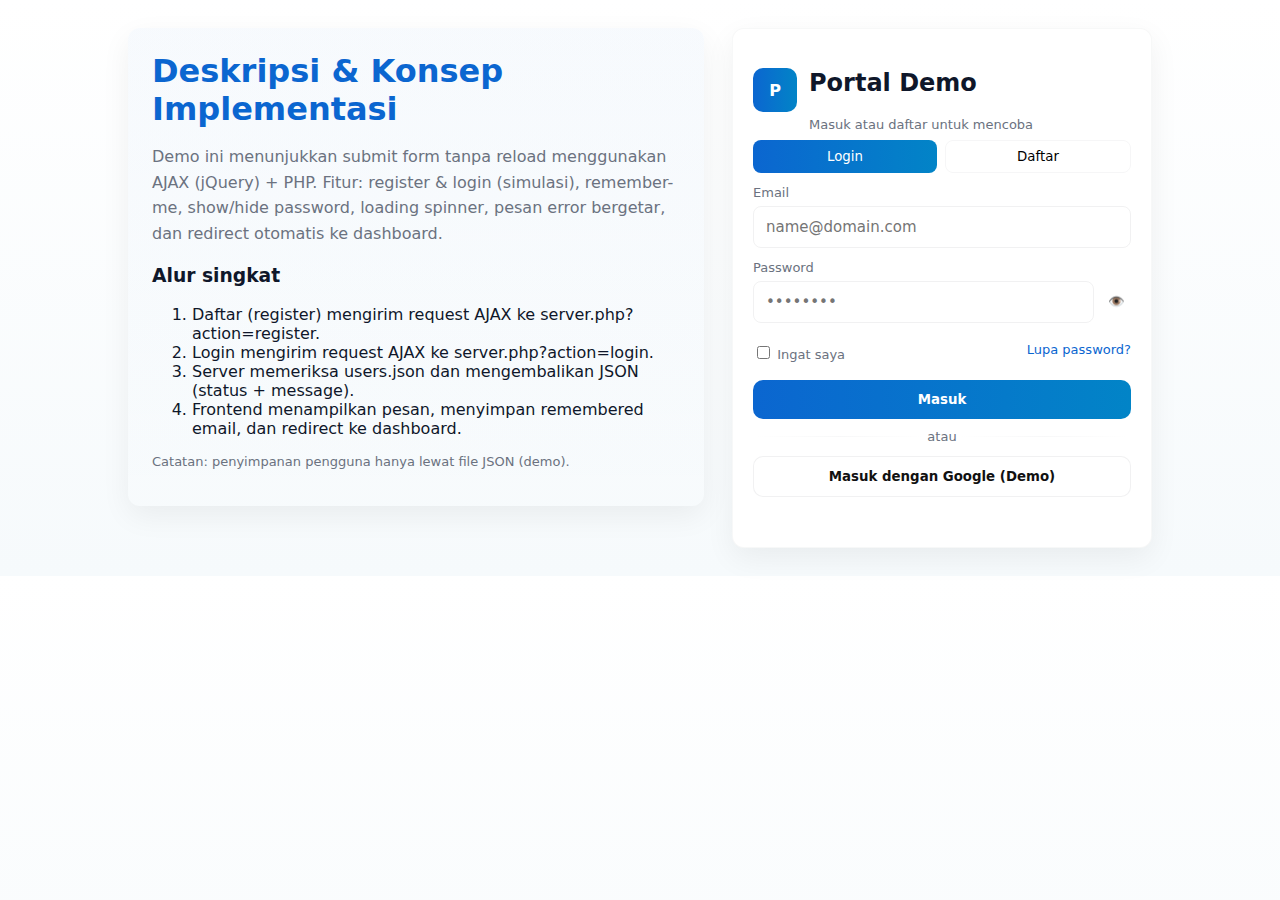
<file: index.html>
<!doctype html>
<html lang="id">
<head>
  <meta charset="utf-8" />
  <meta name="viewport" content="width=device-width,initial-scale=1" />
  <title>Portal Login — Demo</title>
  <link rel="stylesheet" href="style.css">
  <!-- jQuery CDN -->
  <script src="https://code.jquery.com/jquery-3.6.0.min.js"></script>
</head>
<body>
  <main class="container">
    <section class="left">
      <h1>Deskripsi & Konsep Implementasi</h1>
      <p class="lead">
        Demo ini menunjukkan submit form tanpa reload menggunakan AJAX (jQuery) + PHP.
        Fitur: register & login (simulasi), remember-me, show/hide password, loading spinner,
        pesan error bergetar, dan redirect otomatis ke dashboard.
      </p>

      <h3>Alur singkat</h3>
      <ol>
        <li>Daftar (register) mengirim request AJAX ke server.php?action=register.</li>
        <li>Login mengirim request AJAX ke server.php?action=login.</li>
        <li>Server memeriksa users.json dan mengembalikan JSON (status + message).</li>
        <li>Frontend menampilkan pesan, menyimpan remembered email, dan redirect ke dashboard.</li>
      </ol>
      <p class="muted">Catatan: penyimpanan pengguna hanya lewat file JSON (demo).</p>
    </section>

    <aside class="card">
      <div class="brand">
        <div class="logo">P</div>
        <div>
          <h2>Portal Demo</h2>
          <div class="muted">Masuk atau daftar untuk mencoba</div>
        </div>
      </div>

      <!-- forms switch -->
      <div class="form-switch">
        <button id="showLogin" class="small-btn active">Login</button>
        <button id="showRegister" class="small-btn">Daftar</button>
      </div>

      <!-- LOGIN FORM -->
      <form id="loginForm" class="form" autocomplete="off">
        <label>Email</label>
        <input id="login_email" type="email" placeholder="name@domain.com" required>

        <label>Password</label>
        <div class="pw-row">
          <input id="login_password" type="password" placeholder="••••••••" required>
          <button type="button" id="login_toggle" class="icon">👁️</button>
        </div>

        <div class="row">
          <label><input id="remember" type="checkbox"> Ingat saya</label>
          <a id="forgot" href="#" class="link">Lupa password?</a>
        </div>

        <button id="loginBtn" class="btn primary" type="submit">Masuk</button>

        <div class="or"><span>atau</span></div>
        <button id="googleLogin" type="button" class="btn google">Masuk dengan Google (Demo)</button>

        <div id="loginStatus" class="status"></div>
        <div id="loginLoader" class="loader" aria-hidden="true"></div>
      </form>

      <!-- REGISTER FORM -->
      <form id="registerForm" class="form hidden" autocomplete="off">
        <label>Email</label>
        <input id="reg_email" type="email" placeholder="name@domain.com" required>

        <label>Password</label>
        <div class="pw-row">
          <input id="reg_password" type="password" placeholder="Buat password" required>
          <button type="button" id="reg_toggle" class="icon">👁️</button>
        </div>

        <button id="registerBtn" class="btn primary" type="submit">Daftar</button>
        <div id="regStatus" class="status"></div>
        <div id="regLoader" class="loader" aria-hidden="true"></div>
      </form>

    </aside>
  </main>

  <script src="script.js"></script>
</body>
</html>
</file>
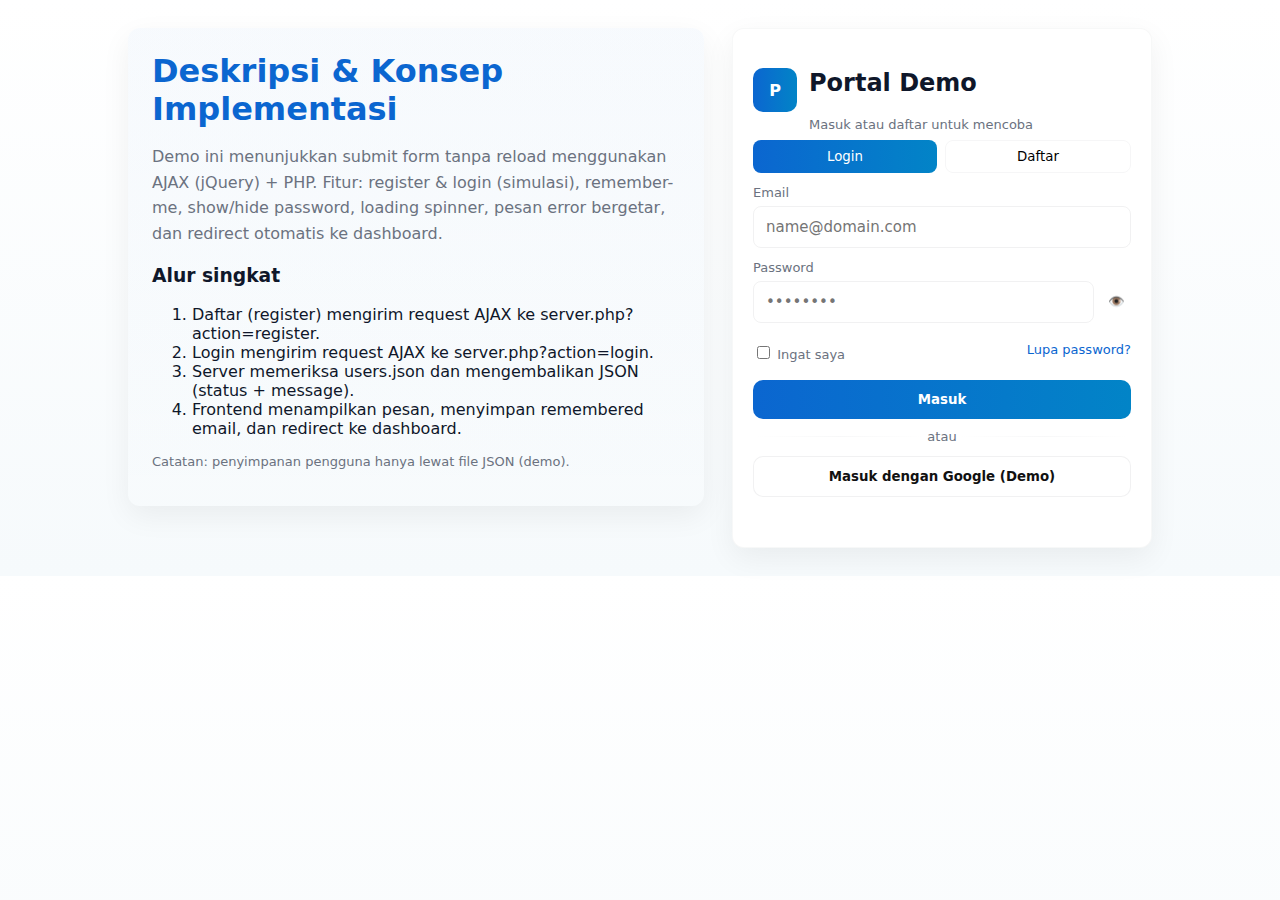
<file: dashboard.html>
<!doctype html>
<html lang="id">
<head>
  <meta charset="utf-8" />
  <meta name="viewport" content="width=device-width,initial-scale=1" />
  <title>Dashboard — Demo</title>
  <link rel="stylesheet" href="style.css">
  <style>
    .dash-wrap{max-width:1024px;margin:28px auto;padding:18px}
    .actions{display:flex;gap:12px;margin-top:12px}
    .secondary{background:transparent;border:1px solid rgba(15,23,42,0.06);padding:10px;border-radius:10px}
  </style>
</head>
<body>
  <main class="dash-wrap">
    <h1 id="welcome">Selamat datang!</h1>
    <p class="muted" id="emailLine"></p>

    <div class="actions">
      <button id="logout" class="secondary">Logout</button>
      <button id="clearData" class="secondary">Reset data demo</button>
    </div>

    <section style="margin-top:18px;padding:16px;border-radius:12px;background:#fff;">
      <h3>Informasi Akun</h3>
      <ul id="infoList" style="color:#374151"></ul>
    </section>
  </main>

<script>
  // read logged email from sessionStorage (set after login)
  const logged = sessionStorage.getItem('demo_logged');
  if (!logged) {
    // if not logged, redirect back to login
    location.href = 'index.html';
  } else {
    document.getElementById('welcome').textContent = `Selamat datang, ${logged.split('@')[0]}!`;
    document.getElementById('emailLine').textContent = logged;

    // fetch users.json to display details (optional)
    fetch('users.json').then(r=>r.json()).then(users=>{
      const u = users[logged.toLowerCase()];
      const info = document.getElementById('infoList');
      if (u) {
        info.innerHTML = `<li>Email: ${u.email}</li>
                          <li>Terdaftar: ${u.created_at || '-'}</li>
                          <li>Metode: ${u.via || 'local'}</li>`;
      } else {
        info.innerHTML = '<li>Tidak ada data akun (demo)</li>';
      }
    }).catch(()=>{});

    document.getElementById('logout').addEventListener('click', ()=>{
      sessionStorage.removeItem('demo_logged');
      location.href = 'index.html';
    });

    document.getElementById('clearData').addEventListener('click', ()=>{
      if (confirm('Reset semua data demo (users.json)?')) {
        // call server to reset users.json by registering with special action is allowed?
        // Instead simpler: request server.php?action=clear via POST
        fetch('server.php?action=clear',{method:'POST'}).then(()=>{ alert('Data demo direset'); location.reload(); }).catch(()=>alert('Gagal'));
      }
    });
  }
</script>
</body>
</html>
</file>
<file: style.css>
/* Professional modern (light) theme */
:root{
  --bg:#f6fafc;
  --card:#ffffff;
  --muted:#6b7280;
  --accent:#0b66d0;
  --accent-2:#0284c7;
  --success:#16a34a;
  --danger:#ef4444;
  --shadow: 0 10px 30px rgba(2,6,23,0.06);
  --radius:12px;
  --maxw:1024px;
}
*{box-sizing:border-box;font-family:Inter, system-ui, -apple-system, "Segoe UI", Roboto, "Helvetica Neue", Arial}
body{margin:0;background:linear-gradient(180deg,#ffffff,var(--bg));color:#0f172a;padding:28px}
.container{max-width:var(--maxw);margin:0 auto;display:grid;grid-template-columns:1fr 420px;gap:28px;align-items:start}
.left{background:linear-gradient(180deg,rgba(11,102,208,0.03),transparent);padding:24px;border-radius:var(--radius);box-shadow:var(--shadow)}
.left h1{color:var(--accent);margin:0}
.left p.lead{color:var(--muted);line-height:1.6}
.card{background:var(--card);padding:20px;border-radius:var(--radius);box-shadow:var(--shadow);border:1px solid rgba(15,23,42,0.03)}
.brand{display:flex;gap:12px;align-items:center;margin-bottom:8px}
.logo{width:44px;height:44px;border-radius:10px;background:linear-gradient(90deg,var(--accent),var(--accent-2));display:flex;align-items:center;justify-content:center;color:white;font-weight:700}
.muted{color:var(--muted);font-size:13px}

/* switch */
.form-switch{display:flex;gap:8px;margin-bottom:12px}
.small-btn{flex:1;padding:8px;border-radius:8px;border:1px solid rgba(15,23,42,0.04);background:transparent;cursor:pointer}
.small-btn.active{background:linear-gradient(90deg,var(--accent),var(--accent-2));color:white;border:none}

/* form styles */
.form{display:block}
.form.hidden{display:none}
label{display:block;color:var(--muted);font-size:13px;margin-top:12px;margin-bottom:6px}
input[type="email"], input[type="password"]{width:100%;padding:11px 12px;border-radius:8px;border:1px solid rgba(15,23,42,0.06);font-size:15px;background:transparent}
input:focus{outline:none;box-shadow:0 6px 18px rgba(11,102,208,0.08);border-color:var(--accent-2)}
.pw-row{display:flex;gap:8px;align-items:center}
.icon{background:transparent;border:0;cursor:pointer;padding:6px;border-radius:6px;color:var(--muted)}
.row{display:flex;justify-content:space-between;align-items:center;margin-top:8px}
.link{color:var(--accent);text-decoration:none;font-size:13px}
.btn{display:block;width:100%;padding:12px;border-radius:10px;border:0;font-weight:700;cursor:pointer;margin-top:12px}
.btn.primary{background:linear-gradient(90deg,var(--accent),var(--accent-2));color:white}
.btn.google{background:white;color:#111;border:1px solid rgba(15,23,42,0.06)}
.or{display:flex;align-items:center;justify-content:center;margin:10px 0;color:var(--muted);font-size:13px}
.or::before,.or::after{content:"";flex:1;height:1px;background:linear-gradient(90deg,transparent,rgba(15,23,42,0.03),transparent)}
.status{min-height:20px;margin-top:10px;font-weight:700}
.status.success{color:var(--success)}
.status.error{color:var(--danger)}
.loader{width:34px;height:34px;border-radius:50%;border:4px solid rgba(15,23,42,0.06);border-top-color:var(--accent);animation:spin 1s linear infinite;margin:8px auto;display:none}
@keyframes spin{to{transform:rotate(360deg)}}

/* shake */
@keyframes shake{10%,90%{transform:translateX(-1px)}20%,80%{transform:translateX(4px)}30%,50%,70%{transform:translateX(-6px)}40%,60%{transform:translateX(6px)}}
.shake{animation:shake .6s}

/* responsive */
@media(max-width:920px){
  .container{grid-template-columns:1fr; padding:12px}
  .card{order:-1}
}
</file>
